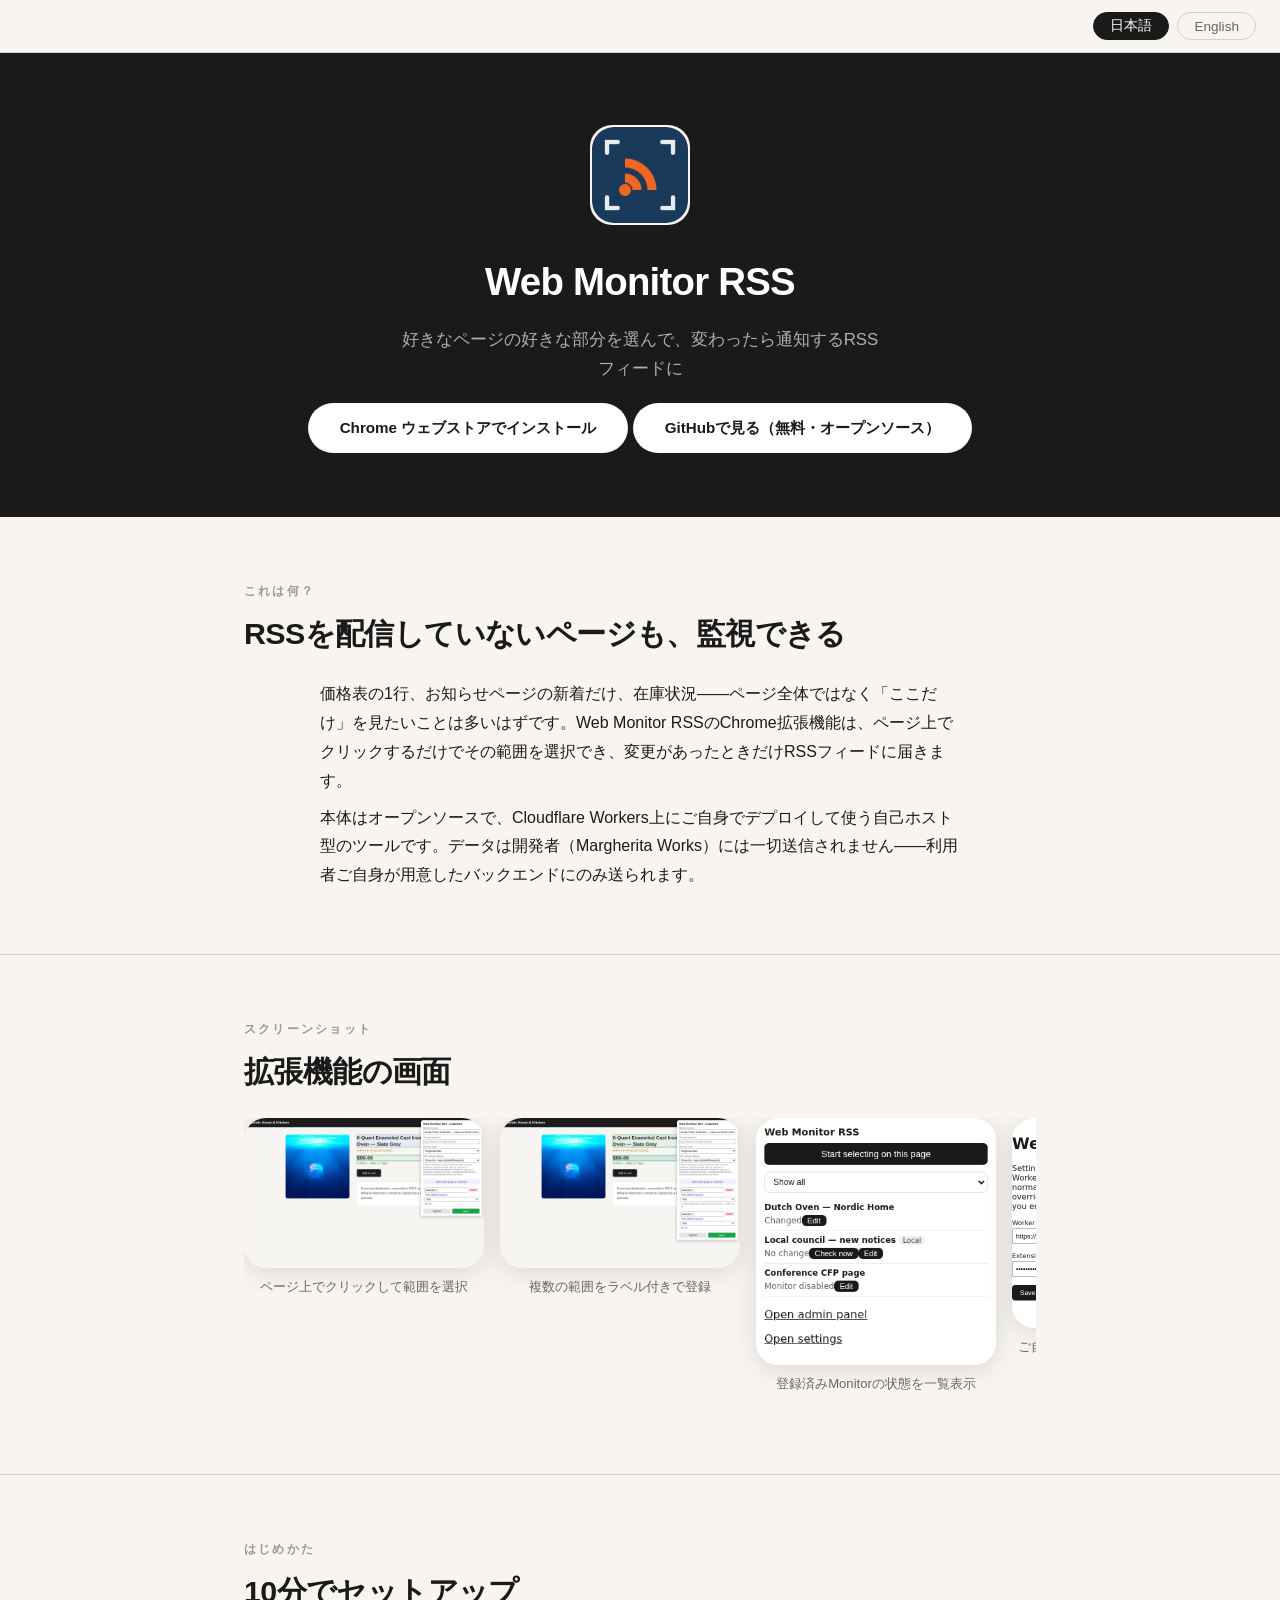
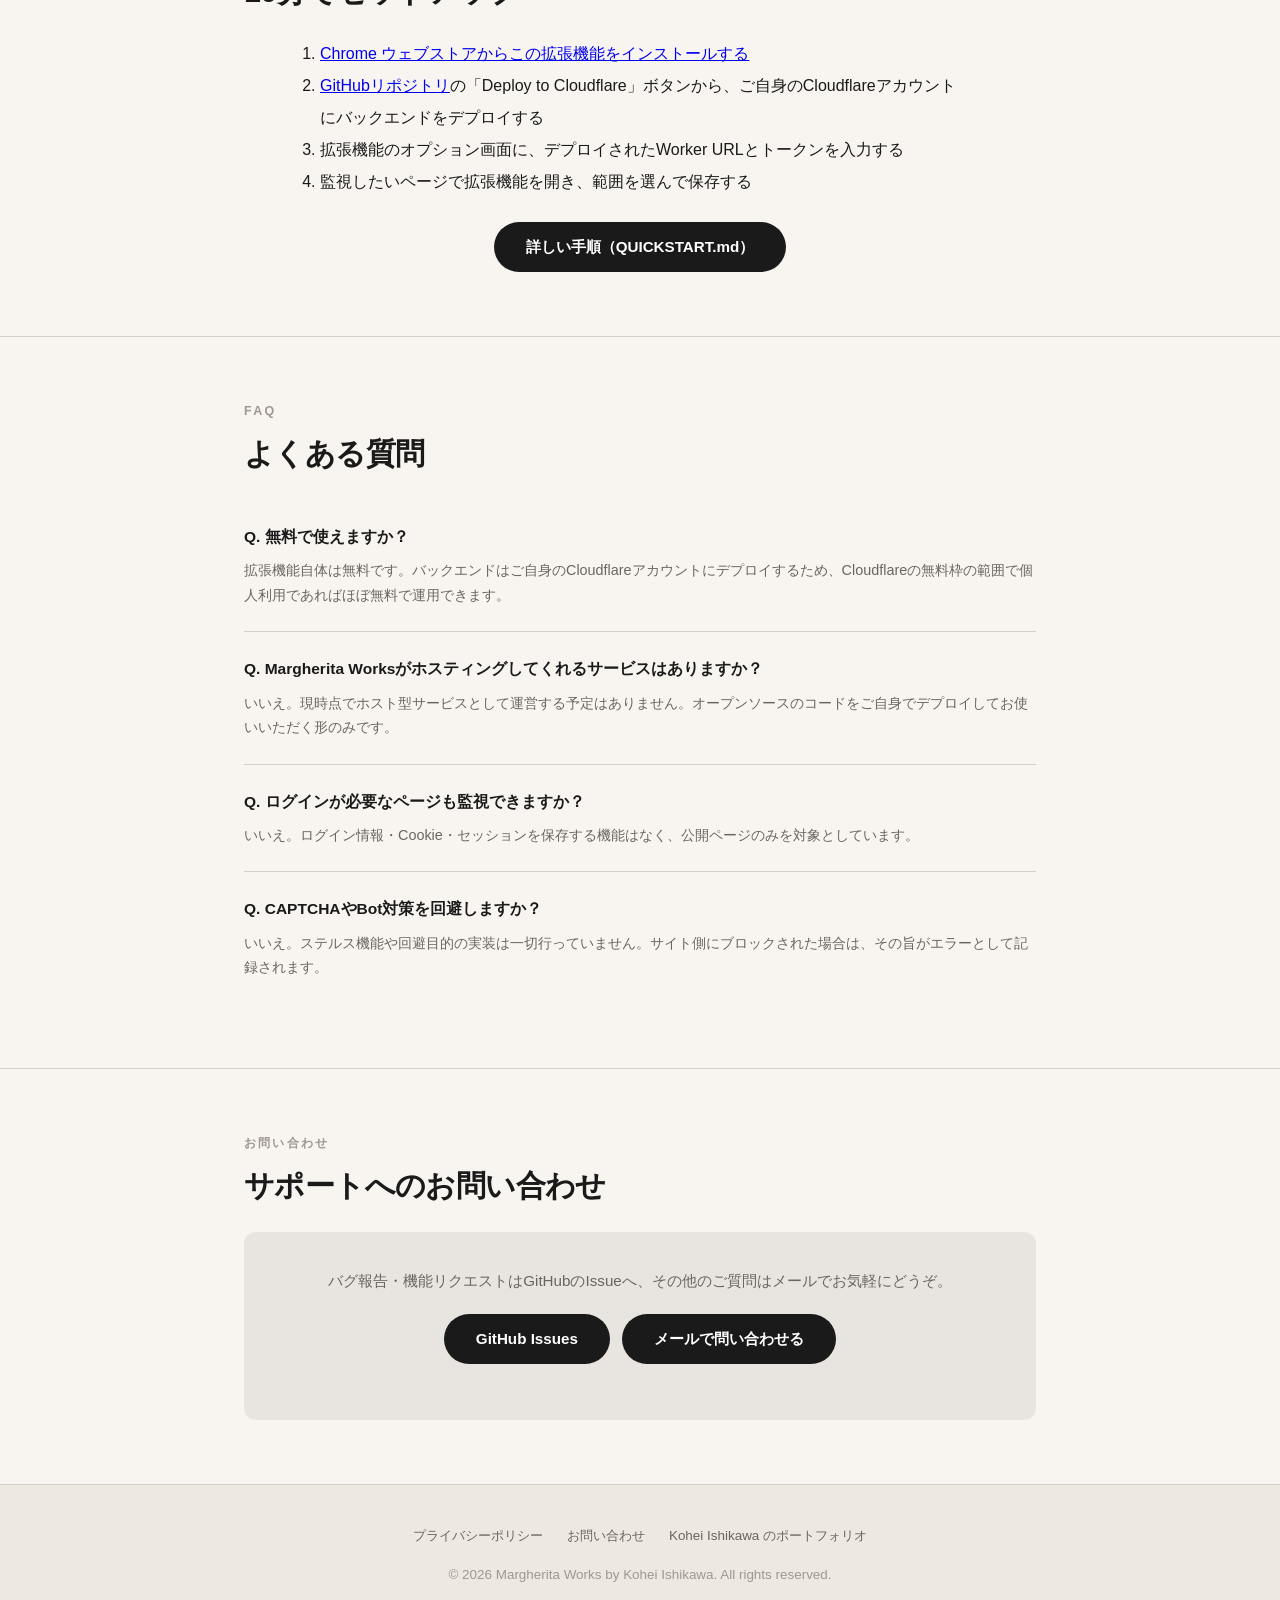
<file: index.html>
<!DOCTYPE html>
<html lang="ja">
<head>
  <meta charset="UTF-8">
  <meta name="viewport" content="width=device-width, initial-scale=1.0">
  <title data-lang="ja">Web Monitor RSS – サポート</title>
  <title data-lang="en">Web Monitor RSS – Support</title>
  <meta name="description" content="Web Monitor RSS サポートページ。使い方・よくある質問・お問い合わせ。">
  <link rel="stylesheet" href="assets/css/style.css">
</head>
<body>

<div class="lang-bar">
  <button class="lang-btn active" onclick="setLang('ja')" id="btn-ja">日本語</button>
  <button class="lang-btn"        onclick="setLang('en')" id="btn-en">English</button>
</div>

<header class="site-header">
  <div class="app-icon"><img src="assets/app-icon.png" alt="Web Monitor RSS" width="96" height="96" style="border-radius:22px;"></div>
  <h1>Web Monitor RSS</h1>
  <p class="tagline">
    <span data-lang="ja">好きなページの好きな部分を選んで、変わったら通知するRSSフィードに</span>
    <span data-lang="en">Select any part of any page. Get a private RSS feed when it changes.</span>
  </p>
  <p style="margin-top:20px;">
    <a class="btn-hero" href="https://chromewebstore.google.com/detail/web-monitor-rss-visual-se/cmeiflbjigiaalobggjdhcaekdbcakah">
      <span data-lang="ja">Chrome ウェブストアでインストール</span>
      <span data-lang="en">Install from the Chrome Web Store</span>
    </a>
    <a class="btn-hero" href="https://github.com/isitest1/web-monitor-rss">
      <span data-lang="ja">GitHubで見る（無料・オープンソース）</span>
      <span data-lang="en">View on GitHub (free, open source)</span>
    </a>
  </p>
</header>

<main>

<!-- What it is -->
<section>
  <div class="container">
    <p class="section-label">
      <span data-lang="ja">これは何？</span>
      <span data-lang="en">What is this?</span>
    </p>
    <h2 class="section-title">
      <span data-lang="ja">RSSを配信していないページも、監視できる</span>
      <span data-lang="en">Turn any webpage into an RSS feed — even one with no feed of its own</span>
    </h2>
    <p style="max-width:640px;margin:0 auto 8px;line-height:1.8;">
      <span data-lang="ja">価格表の1行、お知らせページの新着だけ、在庫状況——ページ全体ではなく「ここだけ」を見たいことは多いはずです。Web Monitor RSSのChrome拡張機能は、ページ上でクリックするだけでその範囲を選択でき、変更があったときだけRSSフィードに届きます。</span>
      <span data-lang="en">A single price, just the newest entry on a notices page, a stock-status line — often you only care about one small part of a page, not the whole thing. Web Monitor RSS's Chrome extension lets you point-and-click the exact element you care about, and delivers a private RSS item only when it actually changes.</span>
    </p>
    <p style="max-width:640px;margin:0 auto;line-height:1.8;">
      <span data-lang="ja">本体はオープンソースで、Cloudflare Workers上にご自身でデプロイして使う自己ホスト型のツールです。データは開発者（Margherita Works）には一切送信されません——利用者ご自身が用意したバックエンドにのみ送られます。</span>
      <span data-lang="en">The backend is open source and self-hosted — you deploy your own copy to Cloudflare Workers. No data is ever sent to the developer (Margherita Works); it only ever goes to the backend URL you configure yourself.</span>
    </p>
  </div>
</section>

<!-- Screenshots -->
<section>
  <div class="container">
    <p class="section-label">
      <span data-lang="ja">スクリーンショット</span>
      <span data-lang="en">Screenshots</span>
    </p>
    <h2 class="section-title">
      <span data-lang="ja">拡張機能の画面</span>
      <span data-lang="en">The Extension</span>
    </h2>
    <div class="screenshots">
      <div class="screenshot-item">
        <img class="ss-img" src="assets/screenshots/ss01_selector_overlay.png" alt="Visual Selector overlay" loading="lazy">
        <p class="screenshot-caption">
          <span data-lang="ja">ページ上でクリックして範囲を選択</span>
          <span data-lang="en">Click to select a part of any page</span>
        </p>
      </div>
      <div class="screenshot-item">
        <img class="ss-img" src="assets/screenshots/ss02_multiple_selections.png" alt="Multiple selections" loading="lazy">
        <p class="screenshot-caption">
          <span data-lang="ja">複数の範囲をラベル付きで登録</span>
          <span data-lang="en">Add multiple labeled selections per Monitor</span>
        </p>
      </div>
      <div class="screenshot-item">
        <img class="ss-img" src="assets/screenshots/ss03_popup_watchlist.png" alt="Watchlist popup" loading="lazy">
        <p class="screenshot-caption">
          <span data-lang="ja">登録済みMonitorの状態を一覧表示</span>
          <span data-lang="en">See all your Monitors at a glance</span>
        </p>
      </div>
      <div class="screenshot-item">
        <img class="ss-img" src="assets/screenshots/ss04_options.png" alt="Options page" loading="lazy">
        <p class="screenshot-caption">
          <span data-lang="ja">ご自身のWorker URLとトークンを設定</span>
          <span data-lang="en">Point it at your own Worker URL and token</span>
        </p>
      </div>
    </div>
  </div>
</section>

<!-- Getting started -->
<section>
  <div class="container">
    <p class="section-label">
      <span data-lang="ja">はじめかた</span>
      <span data-lang="en">Getting Started</span>
    </p>
    <h2 class="section-title">
      <span data-lang="ja">10分でセットアップ</span>
      <span data-lang="en">Set Up in About 10 Minutes</span>
    </h2>
    <ol style="max-width:640px;margin:0 auto;line-height:2;">
      <li>
        <span data-lang="ja"><a href="https://chromewebstore.google.com/detail/web-monitor-rss-visual-se/cmeiflbjigiaalobggjdhcaekdbcakah">Chrome ウェブストアからこの拡張機能をインストールする</a></span>
        <span data-lang="en">Install this extension from the <a href="https://chromewebstore.google.com/detail/web-monitor-rss-visual-se/cmeiflbjigiaalobggjdhcaekdbcakah">Chrome Web Store</a></span>
      </li>
      <li>
        <span data-lang="ja"><a href="https://github.com/isitest1/web-monitor-rss">GitHubリポジトリ</a>の「Deploy to Cloudflare」ボタンから、ご自身のCloudflareアカウントにバックエンドをデプロイする</span>
        <span data-lang="en">Deploy your own backend via the "Deploy to Cloudflare" button on the <a href="https://github.com/isitest1/web-monitor-rss">GitHub repository</a></span>
      </li>
      <li>
        <span data-lang="ja">拡張機能のオプション画面に、デプロイされたWorker URLとトークンを入力する</span>
        <span data-lang="en">Enter your deployed Worker URL and token in the extension's options page</span>
      </li>
      <li>
        <span data-lang="ja">監視したいページで拡張機能を開き、範囲を選んで保存する</span>
        <span data-lang="en">Open the extension on any page you want to watch, select an element, and save</span>
      </li>
    </ol>
    <p style="text-align:center;margin-top:24px;">
      <a class="btn" href="https://github.com/isitest1/web-monitor-rss/blob/main/QUICKSTART.md">
        <span data-lang="ja">詳しい手順（QUICKSTART.md）</span>
        <span data-lang="en">Full walkthrough (QUICKSTART.md)</span>
      </a>
    </p>
  </div>
</section>

<!-- FAQ -->
<section>
  <div class="container">
    <p class="section-label">FAQ</p>
    <h2 class="section-title">
      <span data-lang="ja">よくある質問</span>
      <span data-lang="en">Frequently Asked Questions</span>
    </h2>

    <div class="faq-item">
      <p class="faq-q"><span data-lang="ja">Q. 無料で使えますか？</span><span data-lang="en">Q. Is this free to use?</span></p>
      <p class="faq-a"><span data-lang="ja">拡張機能自体は無料です。バックエンドはご自身のCloudflareアカウントにデプロイするため、Cloudflareの無料枠の範囲で個人利用であればほぼ無料で運用できます。</span><span data-lang="en">The extension itself is free. The backend runs on your own Cloudflare account — for personal use, it comfortably fits within Cloudflare's free tier.</span></p>
    </div>
    <div class="faq-item">
      <p class="faq-q"><span data-lang="ja">Q. Margherita Worksがホスティングしてくれるサービスはありますか？</span><span data-lang="en">Q. Do you offer a hosted version I can just sign up for?</span></p>
      <p class="faq-a"><span data-lang="ja">いいえ。現時点でホスト型サービスとして運営する予定はありません。オープンソースのコードをご自身でデプロイしてお使いいただく形のみです。</span><span data-lang="en">No — there is no plan to run this as a hosted service. It's open source software you deploy and run yourself.</span></p>
    </div>
    <div class="faq-item">
      <p class="faq-q"><span data-lang="ja">Q. ログインが必要なページも監視できますか？</span><span data-lang="en">Q. Can it monitor pages behind a login?</span></p>
      <p class="faq-a"><span data-lang="ja">いいえ。ログイン情報・Cookie・セッションを保存する機能はなく、公開ページのみを対象としています。</span><span data-lang="en">No. It never stores login credentials, cookies, or sessions, and is designed only for public pages that don't require a login.</span></p>
    </div>
    <div class="faq-item">
      <p class="faq-q"><span data-lang="ja">Q. CAPTCHAやBot対策を回避しますか？</span><span data-lang="en">Q. Does it bypass CAPTCHAs or bot detection?</span></p>
      <p class="faq-a"><span data-lang="ja">いいえ。ステルス機能や回避目的の実装は一切行っていません。サイト側にブロックされた場合は、その旨がエラーとして記録されます。</span><span data-lang="en">No. It implements no stealth or evasion techniques. If a site blocks automated access, that's recorded as an error, not worked around.</span></p>
    </div>
  </div>
</section>

<!-- Contact -->
<section>
  <div class="container">
    <p class="section-label">
      <span data-lang="ja">お問い合わせ</span>
      <span data-lang="en">Contact</span>
    </p>
    <h2 class="section-title">
      <span data-lang="ja">サポートへのお問い合わせ</span>
      <span data-lang="en">Get in Touch</span>
    </h2>
    <div class="contact-box">
      <p><span data-lang="ja">バグ報告・機能リクエストはGitHubのIssueへ、その他のご質問はメールでお気軽にどうぞ。</span><span data-lang="en">Bug reports and feature requests are welcome as GitHub Issues; general questions are welcome via email.</span></p>
      <p style="margin-top:12px;">
        <a class="btn" href="https://github.com/isitest1/web-monitor-rss/issues">GitHub Issues</a>
        <a class="btn" href="mailto:support@margheritaworks.com" style="margin-left:8px;">
          <span data-lang="ja">メールで問い合わせる</span>
          <span data-lang="en">Send an Email</span>
        </a>
      </p>
    </div>
  </div>
</section>

</main>

<footer class="site-footer">
  <div class="footer-links">
    <a href="privacy.html">
      <span data-lang="ja">プライバシーポリシー</span>
      <span data-lang="en">Privacy Policy</span>
    </a>
    <a href="mailto:support@margheritaworks.com">
      <span data-lang="ja">お問い合わせ</span>
      <span data-lang="en">Contact</span>
    </a>
    <a href="https://isitest1.github.io/portfolio-hub/ja" data-lang="ja">Kohei Ishikawa のポートフォリオ</a>
    <a href="https://isitest1.github.io/portfolio-hub/en" data-lang="en">Kohei Ishikawa's Portfolio</a>
  </div>
  <p>
    <span data-lang="ja">© 2026 Margherita Works by Kohei Ishikawa. All rights reserved.</span>
    <span data-lang="en">© 2026 Margherita Works by Kohei Ishikawa. All rights reserved.</span>
  </p>
</footer>

<script>
function setLang(lang) {
  document.body.classList.toggle('en', lang === 'en');
  document.getElementById('btn-ja').classList.toggle('active', lang === 'ja');
  document.getElementById('btn-en').classList.toggle('active', lang === 'en');
  document.documentElement.lang = lang;
  localStorage.setItem('lang', lang);
}
const saved = localStorage.getItem('lang');
if (saved === 'en') setLang('en');
</script>
</body>
</html>
</file>
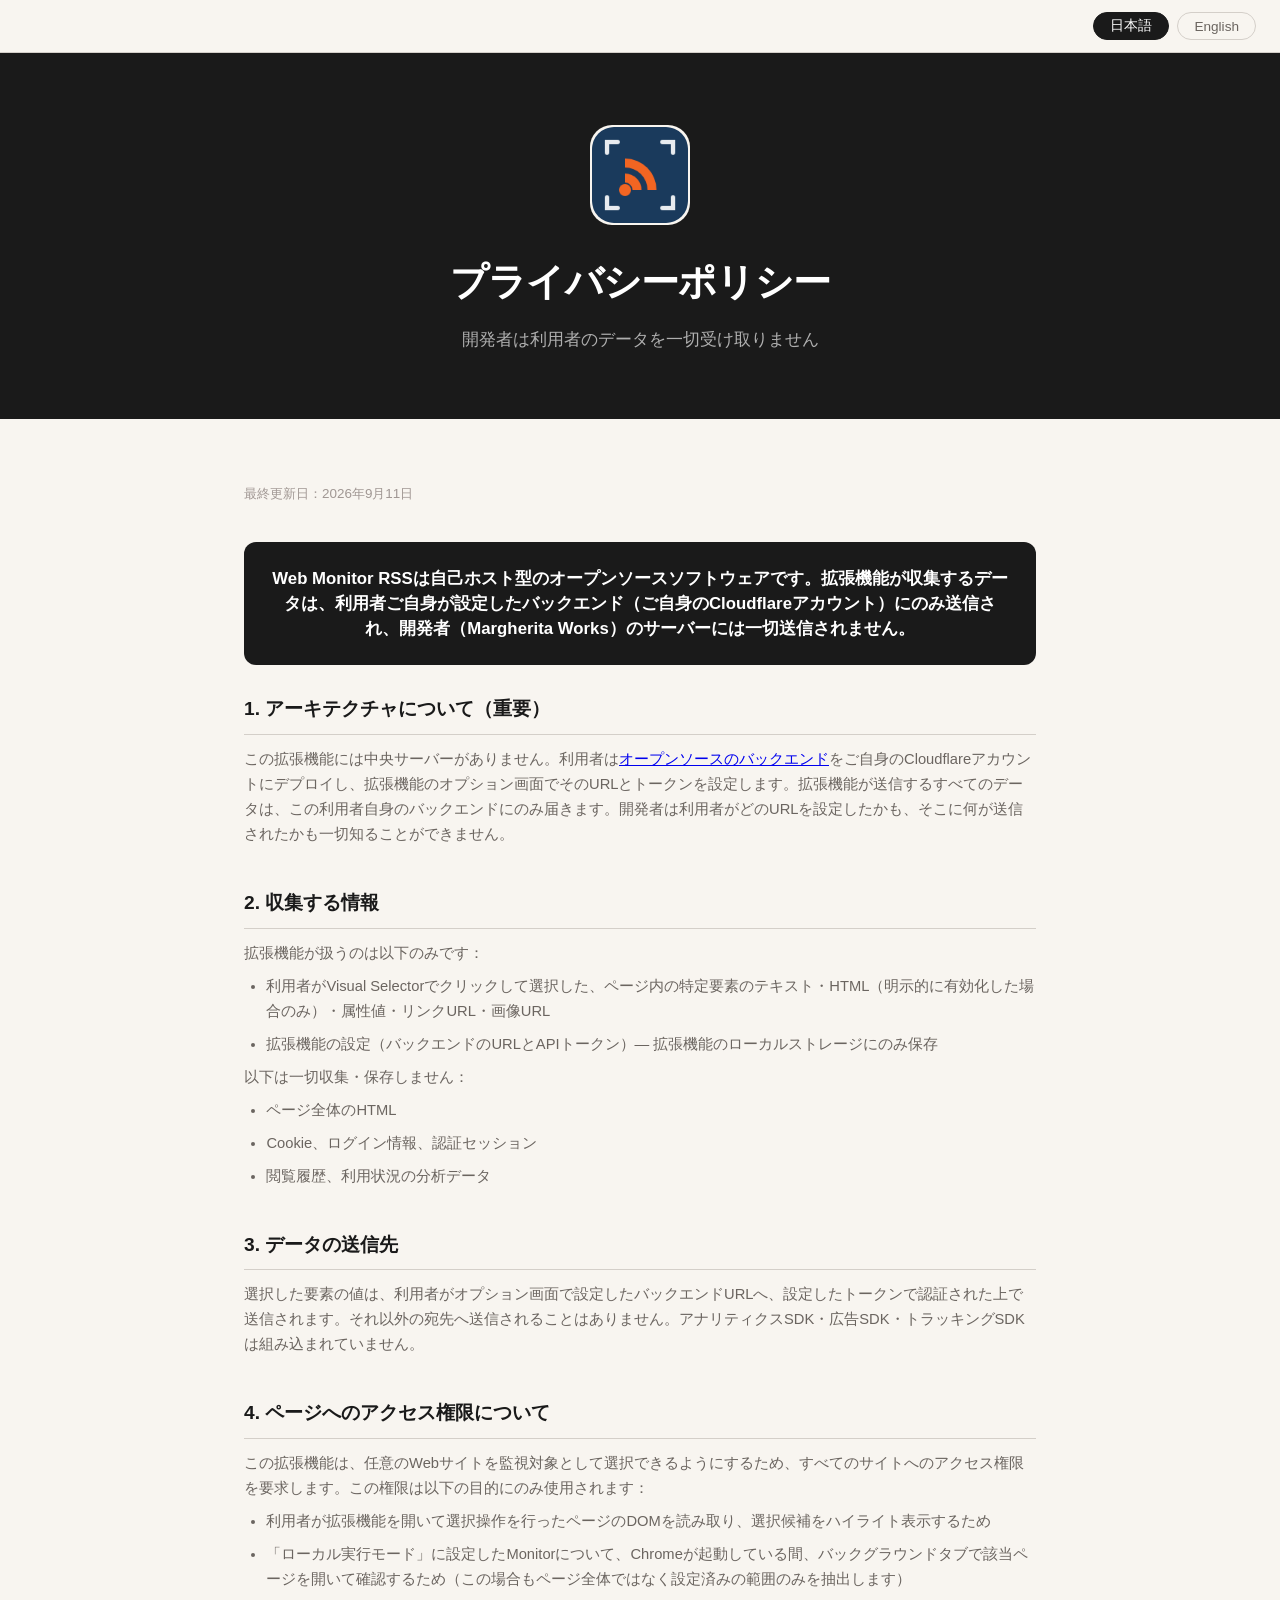
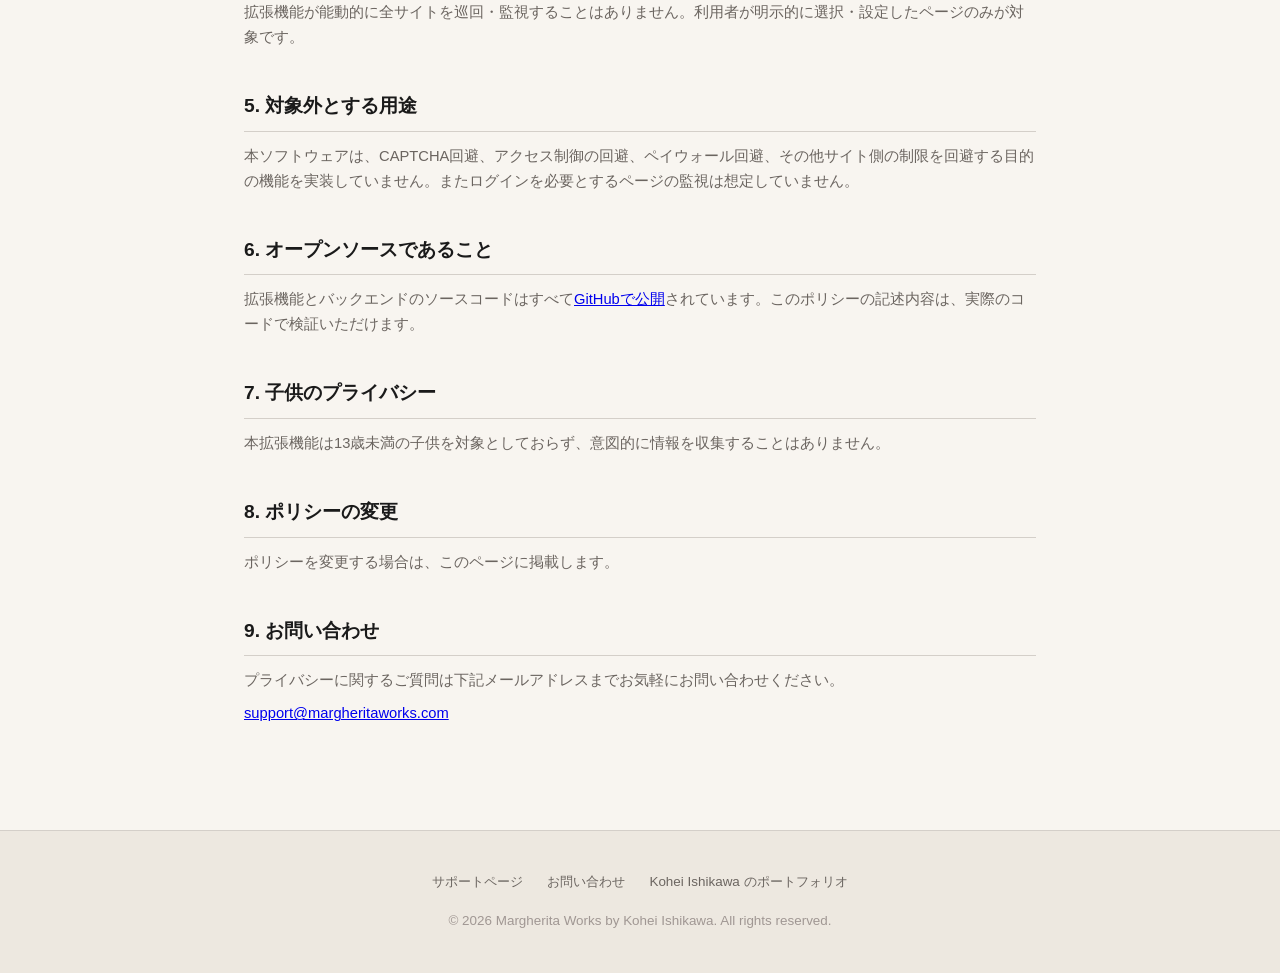
<file: privacy.html>
<!DOCTYPE html>
<html lang="ja">
<head>
  <meta charset="UTF-8">
  <meta name="viewport" content="width=device-width, initial-scale=1.0">
  <title data-lang="ja">プライバシーポリシー – Web Monitor RSS</title>
  <title data-lang="en">Privacy Policy – Web Monitor RSS</title>
  <meta name="description" content="Web Monitor RSS プライバシーポリシー。収集するのは利用者が選択した要素の値のみで、開発者には送信されません。">
  <link rel="stylesheet" href="assets/css/style.css">
</head>
<body>

<div class="lang-bar">
  <button class="lang-btn active" onclick="setLang('ja')" id="btn-ja">日本語</button>
  <button class="lang-btn"        onclick="setLang('en')" id="btn-en">English</button>
</div>

<header class="site-header">
  <div class="app-icon"><img src="assets/app-icon.png" alt="Web Monitor RSS" width="96" height="96" style="border-radius:22px;"></div>
  <h1>
    <span data-lang="ja">プライバシーポリシー</span>
    <span data-lang="en">Privacy Policy</span>
  </h1>
  <p class="tagline">
    <span data-lang="ja">開発者は利用者のデータを一切受け取りません</span>
    <span data-lang="en">The developer never receives any of your data</span>
  </p>
</header>

<main>
<section>
<div class="container">

  <p style="color: var(--ink-faint); font-size: 0.84rem; margin-bottom: 36px;">
    <span data-lang="ja">最終更新日：2026年9月11日</span>
    <span data-lang="en">Last updated: September 11, 2026</span>
  </p>

  <div class="highlight-box">
    <span data-lang="ja">Web Monitor RSSは自己ホスト型のオープンソースソフトウェアです。拡張機能が収集するデータは、利用者ご自身が設定したバックエンド（ご自身のCloudflareアカウント）にのみ送信され、開発者（Margherita Works）のサーバーには一切送信されません。</span>
    <span data-lang="en">Web Monitor RSS is self-hosted, open-source software. Data the extension collects is sent only to the backend you configure yourself (your own Cloudflare account) — never to any server operated by the developer (Margherita Works).</span>
  </div>

  <div class="policy-section">
    <h2>
      <span data-lang="ja">1. アーキテクチャについて（重要）</span>
      <span data-lang="en">1. About This Architecture (Important)</span>
    </h2>
    <p><span data-lang="ja">この拡張機能には中央サーバーがありません。利用者は<a href="https://github.com/isitest1/web-monitor-rss">オープンソースのバックエンド</a>をご自身のCloudflareアカウントにデプロイし、拡張機能のオプション画面でそのURLとトークンを設定します。拡張機能が送信するすべてのデータは、この利用者自身のバックエンドにのみ届きます。開発者は利用者がどのURLを設定したかも、そこに何が送信されたかも一切知ることができません。</span><span data-lang="en">This extension has no central server. You deploy the <a href="https://github.com/isitest1/web-monitor-rss">open-source backend</a> to your own Cloudflare account and configure its URL and a token in the extension's options page. Everything the extension sends goes only to that backend of yours. The developer has no visibility into what URL you configured or what was sent to it.</span></p>
  </div>

  <div class="policy-section">
    <h2>
      <span data-lang="ja">2. 収集する情報</span>
      <span data-lang="en">2. Information Collected</span>
    </h2>
    <p><span data-lang="ja">拡張機能が扱うのは以下のみです：</span><span data-lang="en">The extension handles only:</span></p>
    <ul>
      <li data-lang="ja">利用者がVisual Selectorでクリックして選択した、ページ内の特定要素のテキスト・HTML（明示的に有効化した場合のみ）・属性値・リンクURL・画像URL</li>
      <li data-lang="en">The text, HTML (only if you explicitly enable it), attribute value, link URL, or image URL of the specific page element(s) you click to select with the Visual Selector</li>
      <li data-lang="ja">拡張機能の設定（バックエンドのURLとAPIトークン）— 拡張機能のローカルストレージにのみ保存</li>
      <li data-lang="en">The extension's own settings (backend URL and API token) — stored only in the extension's local storage</li>
    </ul>
    <p><span data-lang="ja">以下は一切収集・保存しません：</span><span data-lang="en">The extension never collects or stores:</span></p>
    <ul>
      <li data-lang="ja">ページ全体のHTML</li>
      <li data-lang="en">Full page HTML</li>
      <li data-lang="ja">Cookie、ログイン情報、認証セッション</li>
      <li data-lang="en">Cookies, login credentials, or authentication sessions</li>
      <li data-lang="ja">閲覧履歴、利用状況の分析データ</li>
      <li data-lang="en">Browsing history or usage analytics</li>
    </ul>
  </div>

  <div class="policy-section">
    <h2>
      <span data-lang="ja">3. データの送信先</span>
      <span data-lang="en">3. Where Data Is Sent</span>
    </h2>
    <p><span data-lang="ja">選択した要素の値は、利用者がオプション画面で設定したバックエンドURLへ、設定したトークンで認証された上で送信されます。それ以外の宛先へ送信されることはありません。アナリティクスSDK・広告SDK・トラッキングSDKは組み込まれていません。</span><span data-lang="en">The value of a selected element is sent to the backend URL you configured in the options page, authenticated with the token you configured there. It is never sent anywhere else. The extension contains no analytics, advertising, or tracking SDKs.</span></p>
  </div>

  <div class="policy-section">
    <h2>
      <span data-lang="ja">4. ページへのアクセス権限について</span>
      <span data-lang="en">4. About Website Access Permissions</span>
    </h2>
    <p><span data-lang="ja">この拡張機能は、任意のWebサイトを監視対象として選択できるようにするため、すべてのサイトへのアクセス権限を要求します。この権限は以下の目的にのみ使用されます：</span><span data-lang="en">This extension requests access to all websites so that you can choose to monitor any page you like. This access is used only to:</span></p>
    <ul>
      <li data-lang="ja">利用者が拡張機能を開いて選択操作を行ったページのDOMを読み取り、選択候補をハイライト表示するため</li>
      <li data-lang="en">Read the DOM of a page you've opened the extension on, so it can highlight candidate elements as you hover and click</li>
      <li data-lang="ja">「ローカル実行モード」に設定したMonitorについて、Chromeが起動している間、バックグラウンドタブで該当ページを開いて確認するため（この場合もページ全体ではなく設定済みの範囲のみを抽出します）</li>
      <li data-lang="en">For Monitors set to "local" execution mode, open the page in a background tab (while Chrome is running) to re-check it — even then, only the configured selection is extracted, never the whole page</li>
    </ul>
    <p><span data-lang="ja">拡張機能が能動的に全サイトを巡回・監視することはありません。利用者が明示的に選択・設定したページのみが対象です。</span><span data-lang="en">The extension never proactively crawls or monitors sites on its own — only pages you have explicitly selected or configured are ever touched.</span></p>
  </div>

  <div class="policy-section">
    <h2>
      <span data-lang="ja">5. 対象外とする用途</span>
      <span data-lang="en">5. Out of Scope by Design</span>
    </h2>
    <p><span data-lang="ja">本ソフトウェアは、CAPTCHA回避、アクセス制御の回避、ペイウォール回避、その他サイト側の制限を回避する目的の機能を実装していません。またログインを必要とするページの監視は想定していません。</span><span data-lang="en">This software implements no CAPTCHA bypass, access-control bypass, paywall bypass, or other functionality designed to evade a site's own restrictions. It is not designed to monitor pages that require a login.</span></p>
  </div>

  <div class="policy-section">
    <h2>
      <span data-lang="ja">6. オープンソースであること</span>
      <span data-lang="en">6. Open Source</span>
    </h2>
    <p><span data-lang="ja">拡張機能とバックエンドのソースコードはすべて<a href="https://github.com/isitest1/web-monitor-rss">GitHubで公開</a>されています。このポリシーの記述内容は、実際のコードで検証いただけます。</span><span data-lang="en">The full source code for both the extension and the backend is <a href="https://github.com/isitest1/web-monitor-rss">public on GitHub</a>. Everything stated in this policy can be verified against the actual code.</span></p>
  </div>

  <div class="policy-section">
    <h2>
      <span data-lang="ja">7. 子供のプライバシー</span>
      <span data-lang="en">7. Children's Privacy</span>
    </h2>
    <p><span data-lang="ja">本拡張機能は13歳未満の子供を対象としておらず、意図的に情報を収集することはありません。</span><span data-lang="en">This extension is not directed at children under 13 and does not knowingly collect information from them.</span></p>
  </div>

  <div class="policy-section">
    <h2>
      <span data-lang="ja">8. ポリシーの変更</span>
      <span data-lang="en">8. Changes to This Policy</span>
    </h2>
    <p><span data-lang="ja">ポリシーを変更する場合は、このページに掲載します。</span><span data-lang="en">If this policy changes, updates will be posted on this page.</span></p>
  </div>

  <div class="policy-section">
    <h2>
      <span data-lang="ja">9. お問い合わせ</span>
      <span data-lang="en">9. Contact</span>
    </h2>
    <p><span data-lang="ja">プライバシーに関するご質問は下記メールアドレスまでお気軽にお問い合わせください。</span><span data-lang="en">For any questions about this privacy policy, please contact:</span></p>
    <p><a href="mailto:support@margheritaworks.com">support@margheritaworks.com</a></p>
  </div>

</div>
</section>
</main>

<footer class="site-footer">
  <div class="footer-links">
    <a href="index.html">
      <span data-lang="ja">サポートページ</span>
      <span data-lang="en">Support</span>
    </a>
    <a href="mailto:support@margheritaworks.com">
      <span data-lang="ja">お問い合わせ</span>
      <span data-lang="en">Contact</span>
    </a>
    <a href="https://isitest1.github.io/portfolio-hub/ja" data-lang="ja">Kohei Ishikawa のポートフォリオ</a>
    <a href="https://isitest1.github.io/portfolio-hub/en" data-lang="en">Kohei Ishikawa's Portfolio</a>
  </div>
  <p>
    <span data-lang="ja">© 2026 Margherita Works by Kohei Ishikawa. All rights reserved.</span>
    <span data-lang="en">© 2026 Margherita Works by Kohei Ishikawa. All rights reserved.</span>
  </p>
</footer>

<script>
function setLang(lang) {
  document.body.classList.toggle('en', lang === 'en');
  document.getElementById('btn-ja').classList.toggle('active', lang === 'ja');
  document.getElementById('btn-en').classList.toggle('active', lang === 'en');
  document.documentElement.lang = lang;
  localStorage.setItem('lang', lang);
}
const saved = localStorage.getItem('lang');
if (saved === 'en') setLang('en');
</script>
</body>
</html>
</file>
<file: assets/css/style.css>
/* フォトスリム / PhotoSlim – Support & Privacy Site */
:root {
  --paper:        #F8F5F0;
  --paper-deep:   #EDE8E0;
  --track:        #E8E4DF;
  --rule:         #D4CFC9;
  --ink:          #1A1A1A;
  --ink-muted:    #6B6560;
  --ink-faint:    #A09793;
  --danger:       #B42818;
  --accent:       #2C5F8A;
  --white:        #FFFFFF;

  --font-ja: "Hiragino Kaku Gothic ProN", "Hiragino Sans", "Noto Sans JP", sans-serif;
  --font-en: -apple-system, BlinkMacSystemFont, "SF Pro Text", "Helvetica Neue", sans-serif;
  --radius: 12px;
  --max-w: 840px;
}

*, *::before, *::after { box-sizing: border-box; margin: 0; padding: 0; }

html { font-size: 16px; scroll-behavior: smooth; }

body {
  background: var(--paper);
  color: var(--ink);
  font-family: var(--font-ja);
  line-height: 1.7;
  -webkit-font-smoothing: antialiased;
}

/* ── Language toggle ─────────────────────────── */
.lang-bar {
  position: sticky;
  top: 0;
  z-index: 100;
  background: var(--paper);
  border-bottom: 1px solid var(--rule);
  padding: 12px 24px;
  display: flex;
  justify-content: flex-end;
  gap: 8px;
}
.lang-btn {
  background: none;
  border: 1.5px solid var(--rule);
  border-radius: 99px;
  padding: 4px 16px;
  font-size: 0.85rem;
  cursor: pointer;
  color: var(--ink-muted);
  transition: all 0.15s;
}
.lang-btn.active {
  background: var(--ink);
  color: var(--white);
  border-color: var(--ink);
}
.lang-btn:hover:not(.active) { border-color: var(--ink); color: var(--ink); }

/* ── Header / Hero ───────────────────────────── */
.site-header {
  background: var(--ink);
  color: var(--white);
  text-align: center;
  padding: 72px 24px 64px;
}
.app-icon {
  width: 100px;
  height: 100px;
  border-radius: 22px;
  background: var(--paper);
  margin: 0 auto 24px;
  display: flex;
  align-items: center;
  justify-content: center;
  font-size: 2.6rem;
}
.site-header h1 {
  font-size: 2.4rem;
  font-weight: 800;
  letter-spacing: -0.02em;
  margin-bottom: 12px;
}
.site-header .tagline {
  font-size: 1.05rem;
  color: rgba(255,255,255,0.65);
  max-width: 480px;
  margin: 0 auto;
}

/* ── Container ───────────────────────────────── */
.container {
  max-width: var(--max-w);
  margin: 0 auto;
  padding: 0 24px;
}

/* ── Section ─────────────────────────────────── */
section { padding: 64px 0; border-bottom: 1px solid var(--rule); }
section:last-child { border-bottom: none; }

.section-label {
  font-size: 0.78rem;
  font-weight: 700;
  letter-spacing: 0.18em;
  color: var(--ink-faint);
  text-transform: uppercase;
  margin-bottom: 12px;
}
.section-title {
  font-size: 1.9rem;
  font-weight: 800;
  letter-spacing: -0.02em;
  margin-bottom: 28px;
  line-height: 1.25;
}

/* ── Screenshots gallery ─────────────────────── */
.screenshots {
  display: flex;
  gap: 16px;
  overflow-x: auto;
  padding-bottom: 16px;
  scroll-snap-type: x mandatory;
  -webkit-overflow-scrolling: touch;
}
.screenshots::-webkit-scrollbar { height: 4px; }
.screenshots::-webkit-scrollbar-track { background: var(--track); border-radius: 2px; }
.screenshots::-webkit-scrollbar-thumb { background: var(--rule); border-radius: 2px; }

.screenshot-item {
  flex: 0 0 240px;
  scroll-snap-align: start;
}
.screenshot-item img {
  width: 240px;
  height: auto;
  border-radius: 22px;
  box-shadow: 0 4px 24px rgba(0,0,0,0.12);
  display: block;
}
.screenshot-caption {
  text-align: center;
  font-size: 0.82rem;
  color: var(--ink-muted);
  margin-top: 10px;
  line-height: 1.4;
}

/* ── Feature list ────────────────────────────── */
.feature-grid {
  display: grid;
  grid-template-columns: 1fr 1fr;
  gap: 20px;
  margin-top: 8px;
}
@media (max-width: 600px) {
  .feature-grid { grid-template-columns: 1fr; }
}
.feature-card {
  background: var(--track);
  border-radius: var(--radius);
  padding: 24px;
}
.feature-card .icon {
  font-size: 1.6rem;
  margin-bottom: 10px;
  display: block;
}
.feature-card h3 {
  font-size: 1.05rem;
  font-weight: 700;
  margin-bottom: 6px;
}
.feature-card p {
  font-size: 0.88rem;
  color: var(--ink-muted);
  line-height: 1.6;
}

/* ── How to use ──────────────────────────────── */
.steps { list-style: none; counter-reset: step; margin-top: 8px; }
.steps li {
  counter-increment: step;
  display: flex;
  gap: 20px;
  padding: 24px 0;
  border-bottom: 1px solid var(--rule);
}
.steps li:last-child { border-bottom: none; }
.step-num {
  flex-shrink: 0;
  width: 44px;
  height: 44px;
  border-radius: 50%;
  background: var(--ink);
  color: var(--white);
  display: flex;
  align-items: center;
  justify-content: center;
  font-size: 1rem;
  font-weight: 800;
  font-variant-numeric: tabular-nums;
  content: counter(step);
}
.step-num::after { content: counter(step); }
.step-content h3 {
  font-size: 1.05rem;
  font-weight: 700;
  margin-bottom: 6px;
}
.step-content p {
  font-size: 0.9rem;
  color: var(--ink-muted);
}

/* ── FAQ ─────────────────────────────────────── */
.faq-item { padding: 24px 0; border-bottom: 1px solid var(--rule); }
.faq-item:last-child { border-bottom: none; }
.faq-q { font-weight: 700; margin-bottom: 8px; font-size: 0.97rem; }
.faq-a { font-size: 0.9rem; color: var(--ink-muted); }

/* ── Contact ─────────────────────────────────── */
.contact-box {
  background: var(--track);
  border-radius: var(--radius);
  padding: 36px;
  text-align: center;
}
.contact-box p { color: var(--ink-muted); margin-bottom: 20px; font-size: 0.95rem; }
.btn {
  display: inline-block;
  background: var(--ink);
  color: var(--white);
  padding: 12px 32px;
  border-radius: 99px;
  text-decoration: none;
  font-weight: 700;
  font-size: 0.95rem;
  transition: opacity 0.15s;
}
.btn:hover { opacity: 0.8; }
.btn-hero {
  display: inline-block;
  background: var(--white);
  color: var(--ink);
  padding: 12px 32px;
  border-radius: 99px;
  text-decoration: none;
  font-weight: 700;
  font-size: 0.95rem;
  transition: opacity 0.15s;
}
.btn-hero:hover { opacity: 0.8; }

/* ── Privacy specific ────────────────────────── */
.policy-section { margin-bottom: 40px; }
.policy-section h2 {
  font-size: 1.2rem;
  font-weight: 700;
  margin-bottom: 12px;
  padding-bottom: 8px;
  border-bottom: 1px solid var(--rule);
}
.policy-section p, .policy-section li {
  font-size: 0.92rem;
  color: var(--ink-muted);
  margin-bottom: 8px;
}
.policy-section ul { padding-left: 1.4em; }
.highlight-box {
  background: var(--ink);
  color: var(--white);
  border-radius: var(--radius);
  padding: 24px 28px;
  margin: 28px 0;
  font-size: 1.05rem;
  font-weight: 700;
  text-align: center;
  line-height: 1.5;
}

/* ── Footer ──────────────────────────────────── */
.site-footer {
  background: var(--paper-deep);
  border-top: 1px solid var(--rule);
  padding: 40px 24px;
  text-align: center;
  font-size: 0.84rem;
  color: var(--ink-faint);
}
.site-footer a { color: var(--ink-muted); text-decoration: none; }
.site-footer a:hover { color: var(--ink); }
.footer-links { display: flex; gap: 24px; justify-content: center; margin-bottom: 16px; }

/* ── i18n ────────────────────────────────────── */
[data-lang="en"] { display: none; }
body.en [data-lang="ja"] { display: none; }
body.en [data-lang="en"] { display: unset; }
/* Block-level elements need block display */
body.en section[data-lang="en"],
body.en div[data-lang="en"],
body.en li[data-lang="en"],
body.en p[data-lang="en"] { display: block; }
body.en ul[data-lang="en"] { display: block; }

@media (max-width: 600px) {
  .site-header h1 { font-size: 1.8rem; }
  .section-title { font-size: 1.4rem; }
  .screenshot-item { flex: 0 0 180px; }
  .screenshot-item img { width: 180px; }
}
</file>
